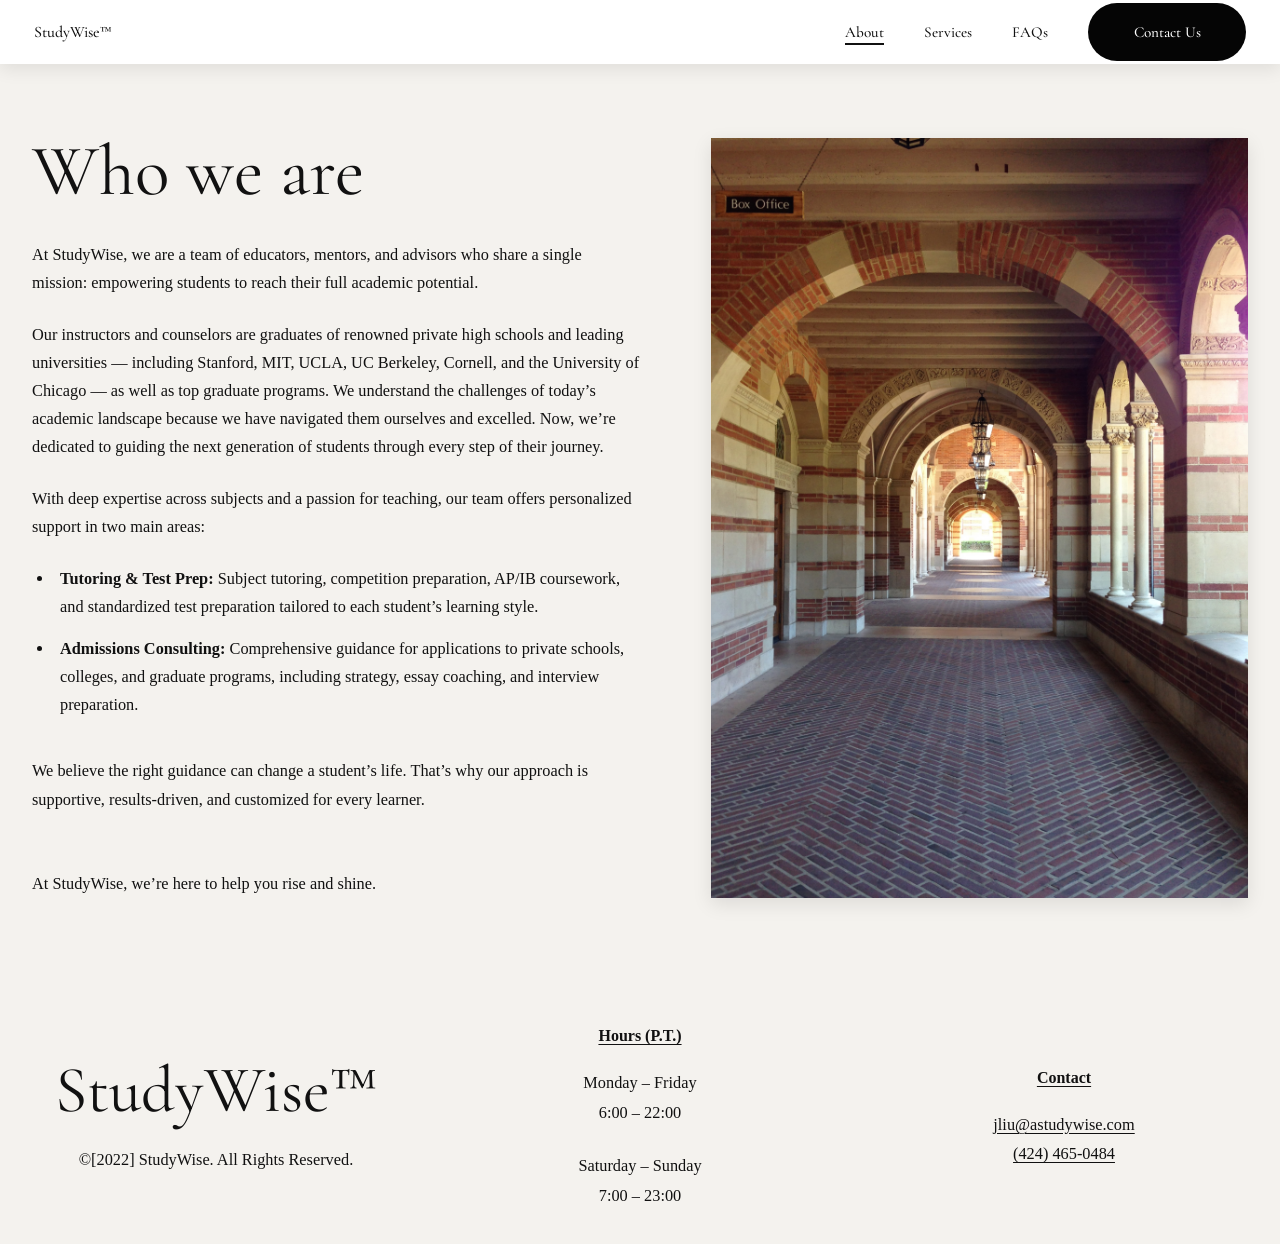
<file: about.html>
<!DOCTYPE html>
<html lang="en">
<head>
  <meta charset="UTF-8" />
  <meta name="viewport" content="width=device-width, initial-scale=1.0" />
  <title>About | StudyWise</title>
  <link rel="stylesheet" href="style.css" />
</head>
<body class="subpage about-page">
  <header class="site-header">
    <div class="nav-inner">
      <a href="index.html" class="logo">StudyWise™</a>

      <nav class="nav-links">
        <a href="about.html" class="active-link">About</a>
        <a href="services.html">Services</a>
        <a href="faqs.html">FAQs</a>
        <a href="contact.html" class="contact-pill">Contact Us</a>
      </nav>
    </div>
  </header>

  <main>
    <section class="about-section">
      <div class="about-grid">
        <div class="about-left">
          <h1>Who we are</h1>

          <p>
            At StudyWise, we are a team of educators, mentors, and advisors who share a
            single mission: empowering students to reach their full academic potential.
          </p>

          <p>
            Our instructors and counselors are graduates of renowned private high schools
            and leading universities — including Stanford, MIT, UCLA, UC Berkeley,
            Cornell, and the University of Chicago — as well as top graduate programs.
            We understand the challenges of today’s academic landscape because we have
            navigated them ourselves and excelled. Now, we’re dedicated to guiding the
            next generation of students through every step of their journey.
          </p>

          <p>
            With deep expertise across subjects and a passion for teaching, our team
            offers personalized support in two main areas:
          </p>

          <ul>
            <li>
              <strong>Tutoring &amp; Test Prep:</strong> Subject tutoring, competition
              preparation, AP/IB coursework, and standardized test preparation tailored
              to each student’s learning style.
            </li>
            <li>
              <strong>Admissions Consulting:</strong> Comprehensive guidance for
              applications to private schools, colleges, and graduate programs,
              including strategy, essay coaching, and interview preparation.
            </li>
          </ul>

          <p>
            We believe the right guidance can change a student’s life. That’s why our
            approach is supportive, results-driven, and customized for every learner.
          </p>

          <p>At StudyWise, we’re here to help you rise and shine.</p>
        </div>

        <div class="about-right">
          <div class="about-image-placeholder" aria-label="Placeholder image for About page"></div>
        </div>
      </div>
    </section>
  </main>

  <footer class="site-footer">
    <div class="footer-grid">
      <div class="footer-brand">
        <div class="footer-logo">StudyWise™</div>
        <p>©[2022] StudyWise. All Rights Reserved.</p>
      </div>

      <div class="footer-hours">
        <h3>Hours (P.T.)</h3>
        <p>Monday – Friday</p>
        <p>6:00 – 22:00</p>

        <div class="footer-hours-gap"></div>

        <p>Saturday – Sunday</p>
        <p>7:00 – 23:00</p>
      </div>

      <div class="footer-contact">
        <h3>Contact</h3>
        <p><a href="mailto:jliu@astudywise.com">jliu@astudywise.com</a></p>
        <p><a href="tel:4244650484">(424) 465-0484</a></p>
      </div>
    </div>
  </footer>

  <script src="script.js"></script>
</body>
</html>
</file>
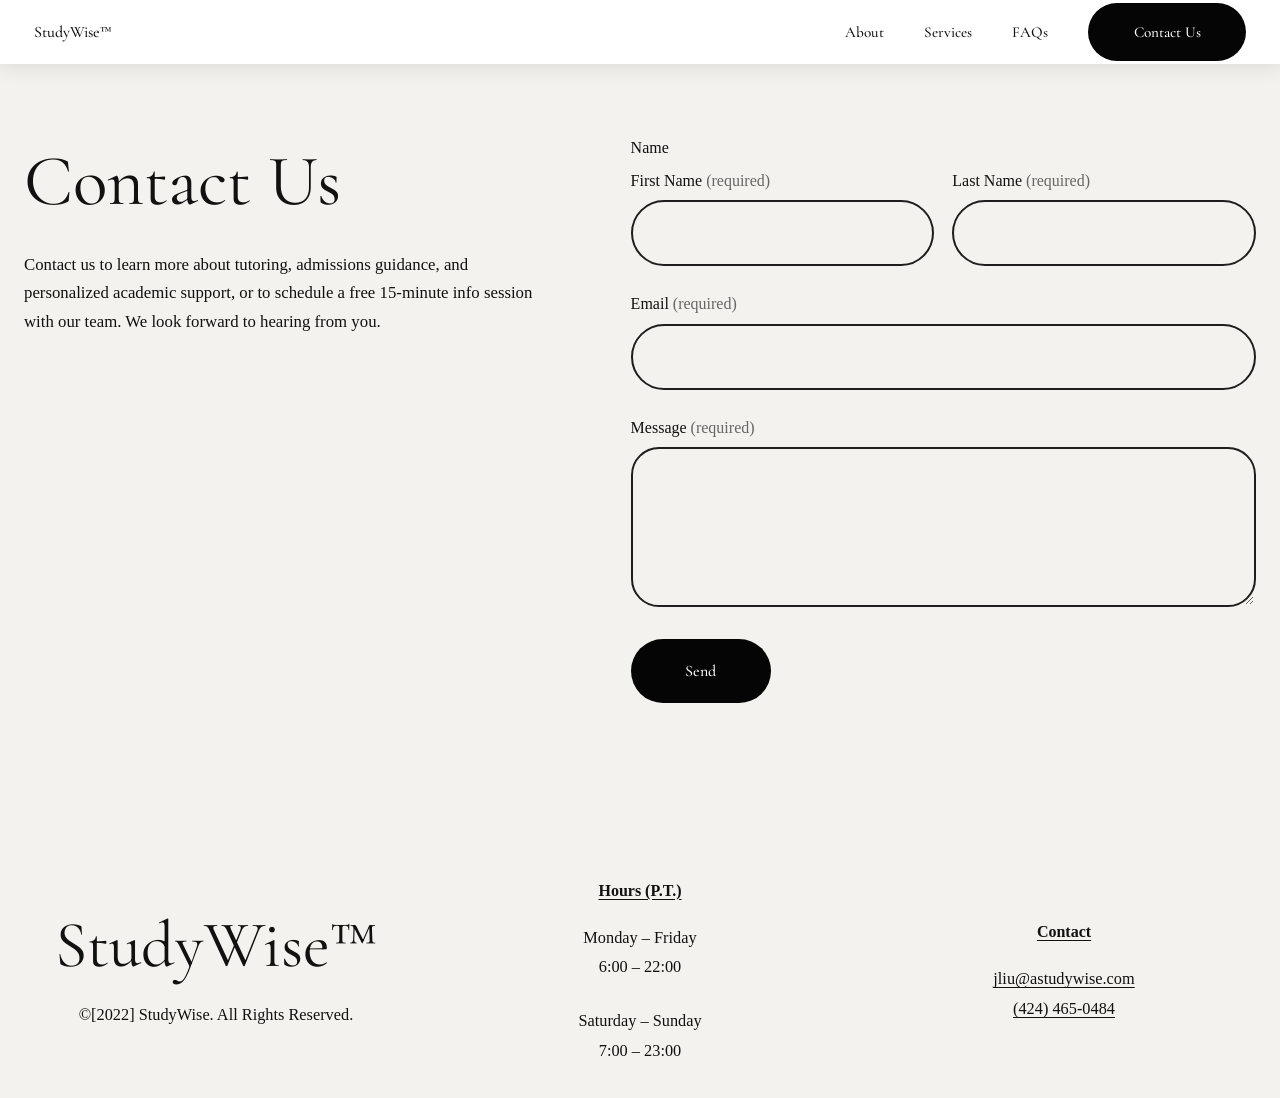
<file: contact.html>
<!DOCTYPE html>
<html lang="en">
<head>
  <meta charset="UTF-8" />
  <meta name="viewport" content="width=device-width, initial-scale=1.0" />
  <title>Contact | StudyWise</title>
  <link rel="stylesheet" href="style.css" />
</head>
<body class="subpage contact-page">
  <header class="site-header">
    <div class="nav-inner">
      <a href="index.html" class="logo">StudyWise™</a>

      <nav class="nav-links">
        <a href="about.html">About</a>
        <a href="services.html">Services</a>
        <a href="faqs.html">FAQs</a>
        <a href="contact.html" class="contact-pill">Contact Us</a>
      </nav>
    </div>
  </header>

  <main>
    <section class="contact-section">
      <div class="contact-grid">
        <div class="contact-left">
          <h2>Contact Us</h2>
          <p>
            Contact us to learn more about tutoring, admissions guidance, and personalized
            academic support, or to schedule a free 15-minute info session with our team.
            We look forward to hearing from you.
          </p>
        </div>

        <div class="contact-right">
          <div class="form-status-success" id="form-success" hidden>
            Thank you. Your message has been submitted successfully.
          </div>

          <div class="form-status-error" id="form-error" hidden>
            Something went wrong. Please try again.
          </div>

          <form
            class="contact-form"
            id="contact-form"
            action="https://formspree.io/f/mgopvvbl"
            method="POST"
          >
            <div class="form-block">
              <label class="group-label">Name</label>

              <div class="name-row">
                <div class="field-group">
                  <label for="first-name">First Name <span>(required)</span></label>
                  <input id="first-name" name="first_name" type="text" required />
                </div>

                <div class="field-group">
                  <label for="last-name">Last Name <span>(required)</span></label>
                  <input id="last-name" name="last_name" type="text" required />
                </div>
              </div>
            </div>

            <div class="form-block">
              <div class="field-group">
                <label for="email">Email <span>(required)</span></label>
                <input id="email" name="email" type="email" required />
              </div>
            </div>

            <div class="form-block">
              <div class="field-group">
                <label for="message">Message <span>(required)</span></label>
                <textarea id="message" name="message" required></textarea>
              </div>
            </div>

            <input type="hidden" name="_subject" value="New StudyWise inquiry" />

            <button type="submit" class="send-button" id="send-button">Send</button>
          </form>
        </div>
      </div>
    </section>
  </main>

  <footer class="site-footer">
    <div class="footer-grid">
      <div class="footer-brand">
        <div class="footer-logo">StudyWise™</div>
        <p>©[2022] StudyWise. All Rights Reserved.</p>
      </div>

      <div class="footer-hours">
        <h3>Hours (P.T.)</h3>
        <p>Monday – Friday</p>
        <p>6:00 – 22:00</p>

        <div class="footer-hours-gap"></div>

        <p>Saturday – Sunday</p>
        <p>7:00 – 23:00</p>
      </div>

      <div class="footer-contact">
        <h3>Contact</h3>
        <p><a href="mailto:jliu@astudywise.com">jliu@astudywise.com</a></p>
        <p><a href="tel:4244650484">(424) 465-0484</a></p>
      </div>
    </div>
  </footer>

  <script src="script.js"></script>
  <script>
    const form = document.getElementById("contact-form");
    const successBox = document.getElementById("form-success");
    const errorBox = document.getElementById("form-error");
    const sendButton = document.getElementById("send-button");

    if (form) {
      form.addEventListener("submit", async function (e) {
        e.preventDefault();

        successBox.hidden = true;
        errorBox.hidden = true;
        sendButton.disabled = true;
        sendButton.textContent = "Sending...";

        const formData = new FormData(form);

        try {
          const response = await fetch(form.action, {
            method: "POST",
            body: formData,
            headers: {
              Accept: "application/json"
            }
          });

          if (response.ok) {
            form.reset();
            successBox.hidden = false;
          } else {
            errorBox.hidden = false;
          }
        } catch (error) {
          errorBox.hidden = false;
        }

        sendButton.disabled = false;
        sendButton.textContent = "Send";
      });
    }
  </script>
</body>
</html>
</file>
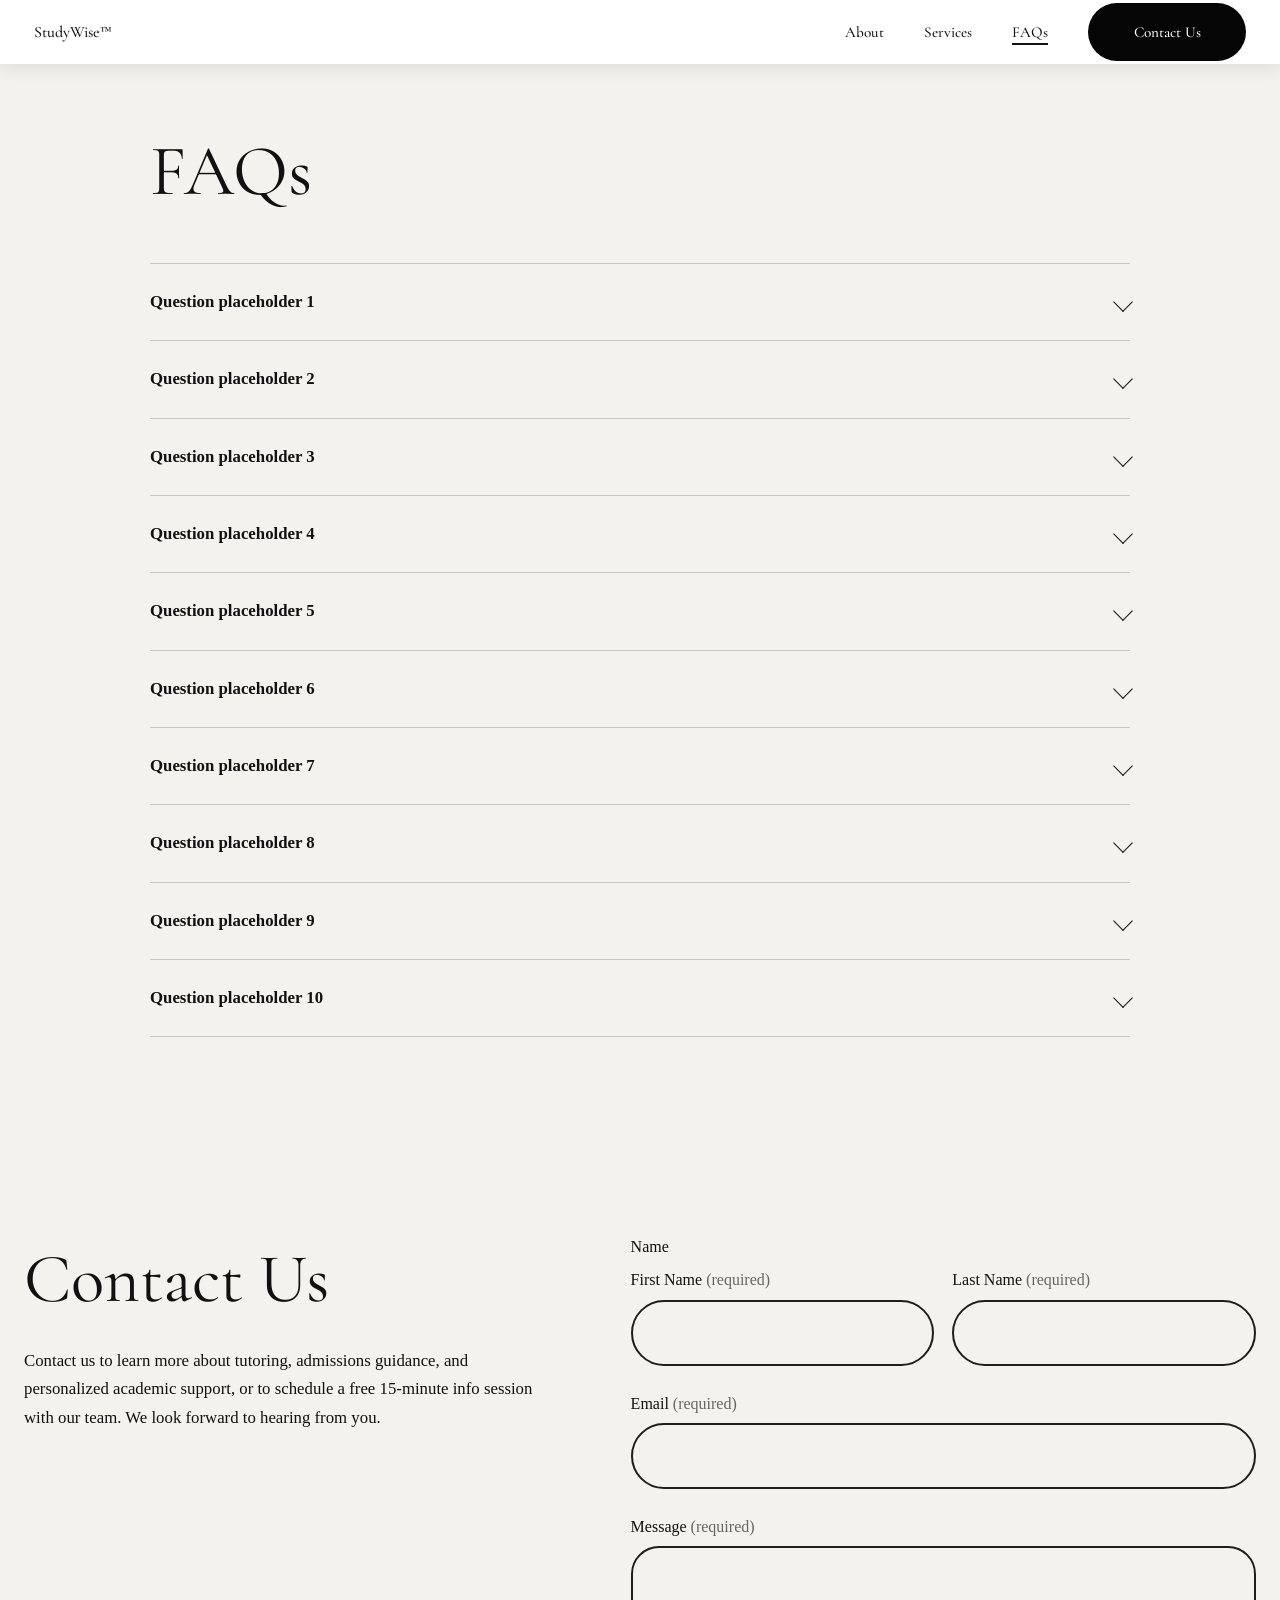
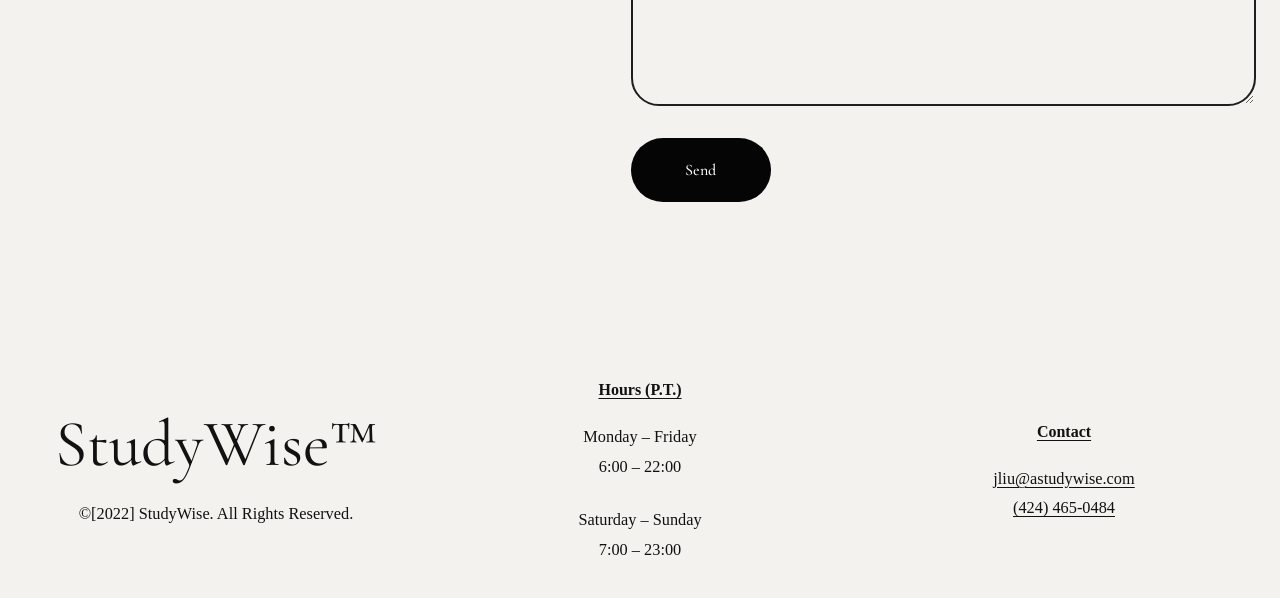
<file: faqs.html>
<!DOCTYPE html>
<html lang="en">
<head>
  <meta charset="UTF-8" />
  <meta name="viewport" content="width=device-width, initial-scale=1.0" />
  <title>FAQs | StudyWise</title>
  <link rel="stylesheet" href="style.css" />
</head>
<body class="subpage faqs-page">
  <header class="site-header">
    <div class="nav-inner">
      <a href=" " class="logo">StudyWise™</a >

      <nav class="nav-links">
        <a href="about.html">About</a >
        <a href="services.html">Services</a >
        <a href="faqs.html" class="active-link">FAQs</a >
        <a href="contact.html" class="contact-pill">Contact Us</a >
      </nav>
    </div>
  </header>

  <main>
    <section class="faqs-section">
      <div class="faqs-inner">
        <h1>FAQs</h1>

        <div class="faq-list">
          <div class="faq-item">
            <button class="faq-question" type="button">
              <span>Question placeholder 1</span>
              <span class="faq-icon" aria-hidden="true"></span>
            </button>
            <div class="faq-answer">
              <p>
                This is a placeholder answer for question 1. You can replace this text
                later with your actual FAQ content.
              </p >
            </div>
          </div>

          <div class="faq-item">
            <button class="faq-question" type="button">
              <span>Question placeholder 2</span>
              <span class="faq-icon" aria-hidden="true"></span>
            </button>
            <div class="faq-answer">
              <p>
                This is a placeholder answer for question 2. You can replace this text
                later with your actual FAQ content.
              </p >
            </div>
          </div>

          <div class="faq-item">
            <button class="faq-question" type="button">
              <span>Question placeholder 3</span>
              <span class="faq-icon" aria-hidden="true"></span>
            </button>
            <div class="faq-answer">
              <p>
                This is a placeholder answer for question 3. You can replace this text
                later with your actual FAQ content.
              </p >
            </div>
          </div>

          <div class="faq-item">
            <button class="faq-question" type="button">
              <span>Question placeholder 4</span>
              <span class="faq-icon" aria-hidden="true"></span>
            </button>
            <div class="faq-answer">
              <p>
                This is a placeholder answer for question 4. You can replace this text
                later with your actual FAQ content.
              </p >
            </div>
          </div>

          <div class="faq-item">
            <button class="faq-question" type="button">
              <span>Question placeholder 5</span>
              <span class="faq-icon" aria-hidden="true"></span>
            </button>
            <div class="faq-answer">
              <p>
                This is a placeholder answer for question 5. You can replace this text
                later with your actual FAQ content.
              </p >
            </div>
          </div>

          <div class="faq-item">
            <button class="faq-question" type="button">
              <span>Question placeholder 6</span>
              <span class="faq-icon" aria-hidden="true"></span>
            </button>
            <div class="faq-answer">
              <p>
                This is a placeholder answer for question 6. You can replace this text
                later with your actual FAQ content.
              </p >
            </div>
          </div>

          <div class="faq-item">
            <button class="faq-question" type="button">
              <span>Question placeholder 7</span>
              <span class="faq-icon" aria-hidden="true"></span>
            </button>
            <div class="faq-answer">
              <p>
                This is a placeholder answer for question 7. You can replace this text
                later with your actual FAQ content.
              </p >
            </div>
          </div>

          <div class="faq-item">
            <button class="faq-question" type="button">
              <span>Question placeholder 8</span>
              <span class="faq-icon" aria-hidden="true"></span>
            </button>
            <div class="faq-answer">
              <p>
                This is a placeholder answer for question 8. You can replace this text
                later with your actual FAQ content.
              </p >
            </div>
          </div>

          <div class="faq-item">
            <button class="faq-question" type="button">
              <span>Question placeholder 9</span>
              <span class="faq-icon" aria-hidden="true"></span>
            </button>
            <div class="faq-answer">
              <p>
                This is a placeholder answer for question 9. You can replace this text
                later with your actual FAQ content.
              </p >
            </div>
          </div>

          <div class="faq-item">
            <button class="faq-question" type="button">
              <span>Question placeholder 10</span>
              <span class="faq-icon" aria-hidden="true"></span>
            </button>
            <div class="faq-answer">
              <p>
                This is a placeholder answer for question 10. You can replace this text
                later with your actual FAQ content.
              </p >
            </div>
          </div>
        </div>
      </div>
    </section>

    <section class="contact-section">
      <div class="contact-grid">
        <div class="contact-left">
          <h2>Contact Us</h2>
          <p>
            Contact us to learn more about tutoring, admissions guidance, and personalized
            academic support, or to schedule a free 15-minute info session with our team.
            We look forward to hearing from you.
          </p >
        </div>

        <div class="contact-right">
          <div class="form-status-success" id="form-success" hidden>
            Thank you. Your message has been submitted successfully.
          </div>

          <div class="form-status-error" id="form-error" hidden>
            Something went wrong. Please try again.
          </div>

          <form
            class="contact-form"
            id="contact-form"
            action="https://formspree.io/f/mgopvvbl"
            method="POST"
          >
            <div class="form-block">
              <label class="group-label">Name</label>

              <div class="name-row">
                <div class="field-group">
                  <label for="first-name">First Name <span>(required)</span></label>
                  <input id="first-name" name="first_name" type="text" required />
                </div>

                <div class="field-group">
                  <label for="last-name">Last Name <span>(required)</span></label>
                  <input id="last-name" name="last_name" type="text" required />
                </div>
              </div>
            </div>

            <div class="form-block">
              <div class="field-group">
                <label for="email">Email <span>(required)</span></label>
                <input id="email" name="email" type="email" required />
              </div>
            </div>

            <div class="form-block">
              <div class="field-group">
                <label for="message">Message <span>(required)</span></label>
                <textarea id="message" name="message" required></textarea>
              </div>
            </div>

            <input type="hidden" name="_subject" value="New StudyWise inquiry" />

            <button type="submit" class="send-button" id="send-button">Send</button>
          </form>
        </div>
      </div>
    </section>
  </main>

  <footer class="site-footer">
    <div class="footer-grid">
      <div class="footer-brand">
        <div class="footer-logo">StudyWise™</div>
        <p>©[2022] StudyWise. All Rights Reserved.</p >
      </div>

      <div class="footer-hours">
        <h3>Hours (P.T.)</h3>
        <p>Monday – Friday</p >
        <p>6:00 – 22:00</p >

        <div class="footer-hours-gap"></div>

        <p>Saturday – Sunday</p >
        <p>7:00 – 23:00</p >
      </div>

      <div class="footer-contact">
        <h3>Contact</h3>
        <p><a href="mailto:jliu@astudywise.com">jliu@astudywise.com</a ></p >
        <p><a href="tel:4244650484">(424) 465-0484</a ></p >
      </div>
    </div>
  </footer>

  <script src="script.js"></script>
  <script>
    const form = document.getElementById("contact-form");
    const successBox = document.getElementById("form-success");
    const errorBox = document.getElementById("form-error");
    const sendButton = document.getElementById("send-button");

    if (form) {
      form.addEventListener("submit", async function (e) {
        e.preventDefault();

        successBox.hidden = true;
        errorBox.hidden = true;
        sendButton.disabled = true;
        sendButton.textContent = "Sending...";

        const formData = new FormData(form);

        try {
          const response = await fetch(form.action, {
            method: "POST",
            body: formData,
            headers: {
              Accept: "application/json"
            }
          });

          if (response.ok) {
            form.reset();
            successBox.hidden = false;
          } else {
            errorBox.hidden = false;
          }
        } catch (error) {
          errorBox.hidden = false;
        }

        sendButton.disabled = false;
        sendButton.textContent = "Send";
      });
    }

    const faqQuestions = document.querySelectorAll(".faq-question");

    faqQuestions.forEach((button) => {
      button.addEventListener("click", () => {
        const faqItem = button.parentElement;
        faqItem.classList.toggle("open");
      });
    });
  </script>
</body>
</html>
</file>
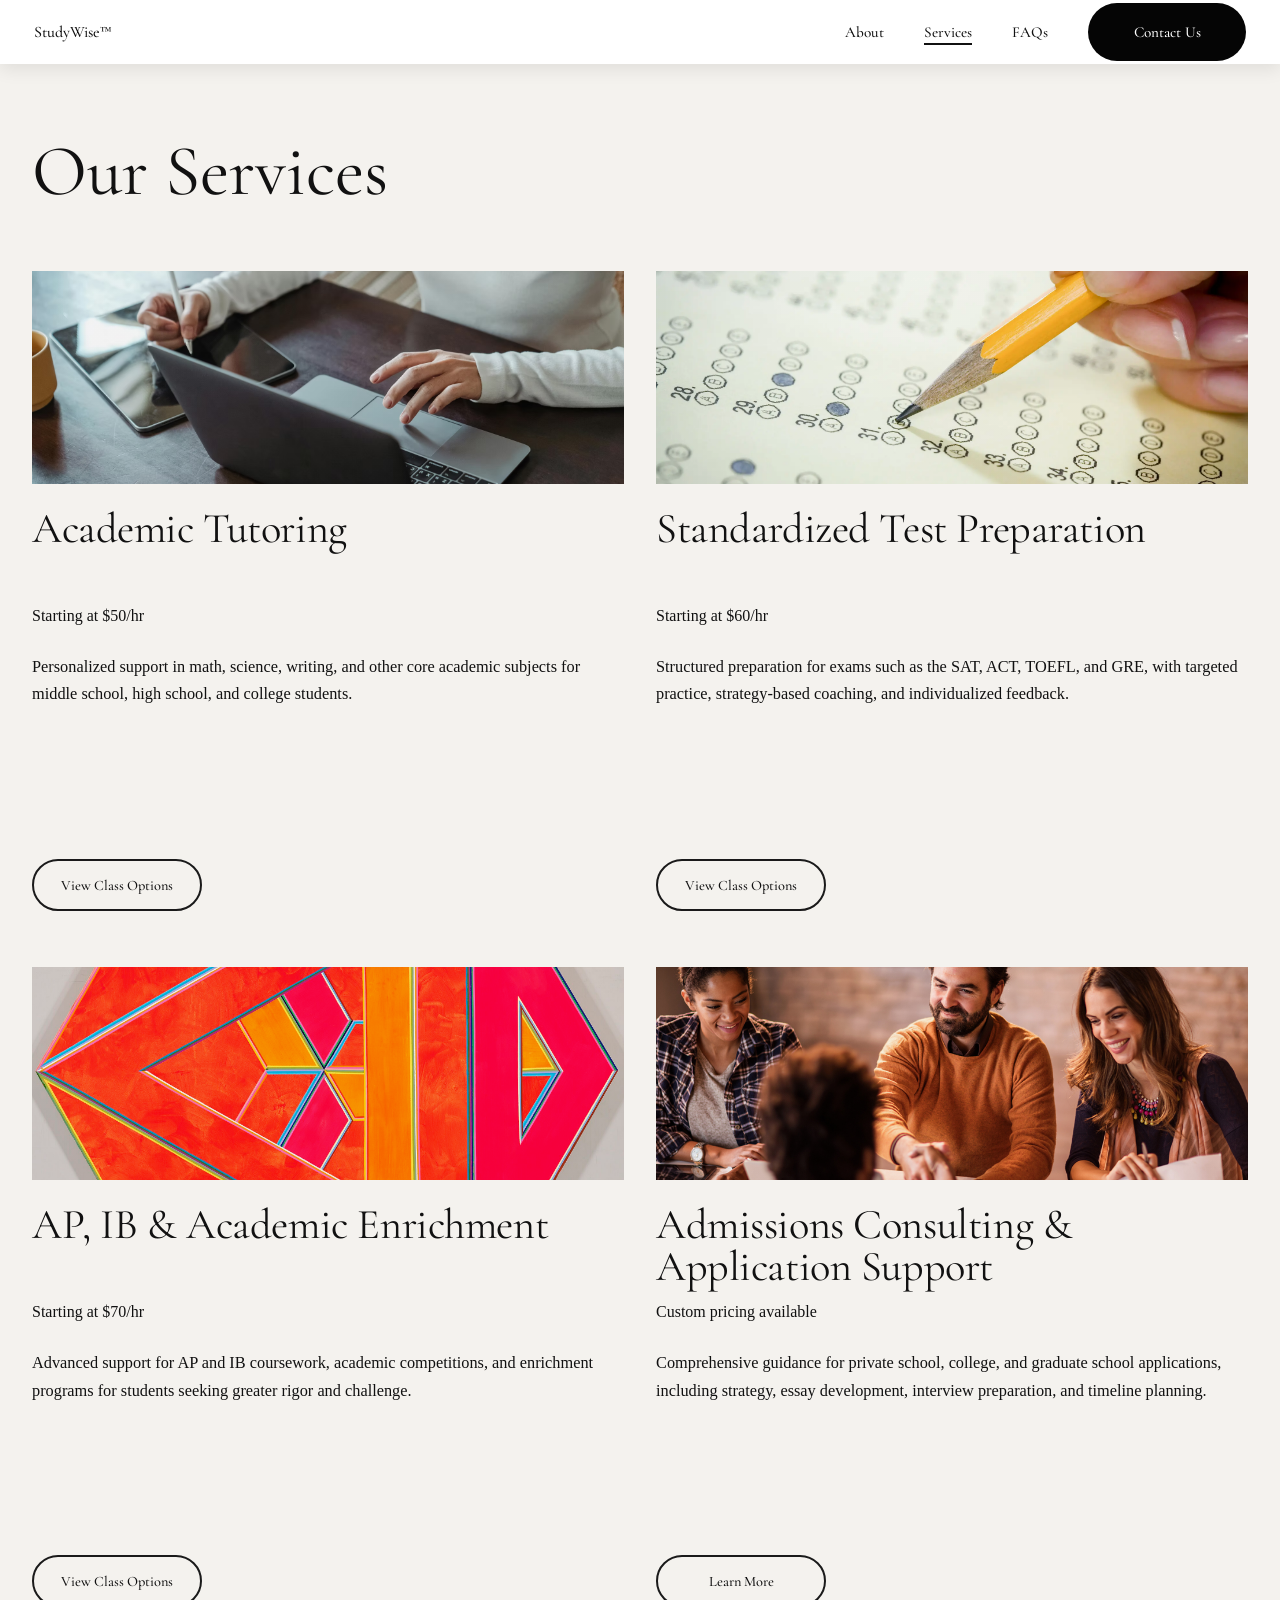
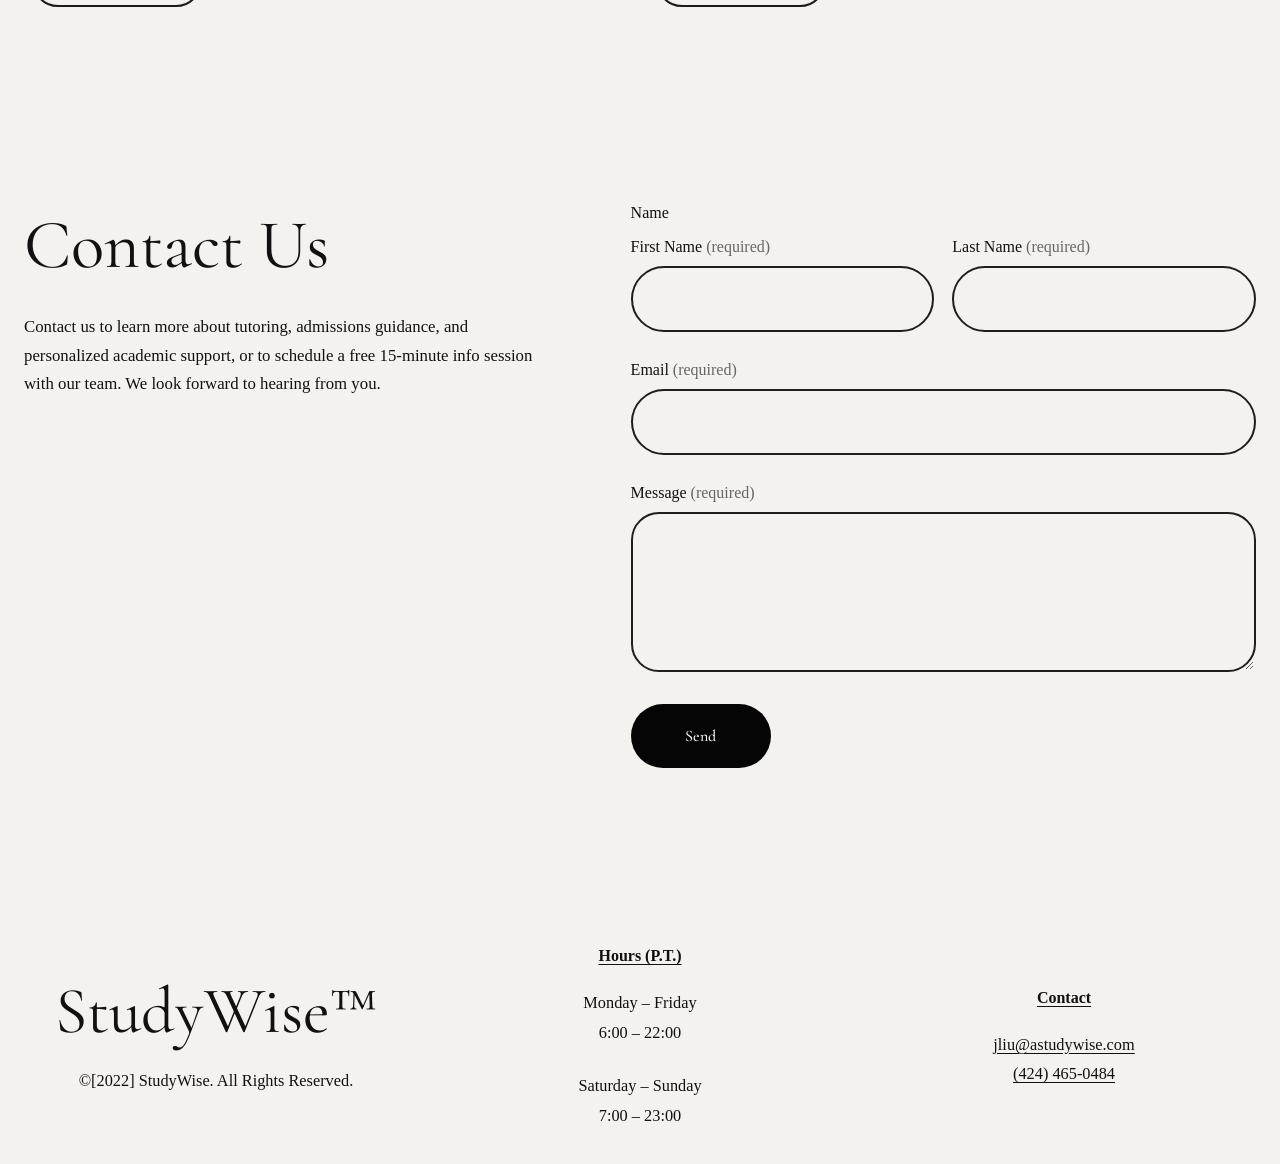
<file: services.html>
<!DOCTYPE html>
<html lang="en">
<head>
  <meta charset="UTF-8" />
  <meta name="viewport" content="width=device-width, initial-scale=1.0" />
  <title>Services | StudyWise</title>
  <link rel="stylesheet" href="style.css" />
</head>
<body class="subpage services-page">
  <header class="site-header">
    <div class="nav-inner">
      <a href="index.html" class="logo">StudyWise™</a>

      <nav class="nav-links">
        <a href="about.html">About</a>
        <a href="services.html" class="active-link">Services</a>
        <a href="faqs.html">FAQs</a>
        <a href="contact.html" class="contact-pill">Contact Us</a>
      </nav>
    </div>
  </header>

  <main>
    <section class="services-page-section">
      <h1>Our Services</h1>

      <div class="services-page-grid">
        <article class="service-page-card">
          <div class="service-page-image service-page-image-1"></div>
          <div class="service-page-content">
            <h2>Academic Tutoring</h2>
            <p class="service-price">Starting at $50/hr</p>
            <p class="service-description">
              Personalized support in math, science, writing, and other core academic
              subjects for middle school, high school, and college students.
            </p>
            <a href="academic-tutoring.html" class="service-page-button">View Class Options</a>
          </div>
        </article>

        <article class="service-page-card">
          <div class="service-page-image service-page-image-2"></div>
          <div class="service-page-content">
            <h2>Standardized Test Preparation</h2>
            <p class="service-price">Starting at $60/hr</p>
            <p class="service-description">
              Structured preparation for exams such as the SAT, ACT, TOEFL, and GRE,
              with targeted practice, strategy-based coaching, and individualized feedback.
            </p>
            <a href="standardized-test-prep.html" class="service-page-button">View Class Options</a>
          </div>
        </article>

        <article class="service-page-card">
          <div class="service-page-image service-page-image-3"></div>
          <div class="service-page-content">
            <h2>AP, IB &amp; Academic Enrichment</h2>
            <p class="service-price">Starting at $70/hr</p>
            <p class="service-description">
              Advanced support for AP and IB coursework, academic competitions, and
              enrichment programs for students seeking greater rigor and challenge.
            </p>
            <a href="ap-ib-enrichment.html" class="service-page-button">View Class Options</a>
          </div>
        </article>

        <article class="service-page-card">
          <div class="service-page-image service-page-image-4"></div>
          <div class="service-page-content">
            <h2>Admissions Consulting &amp; Application Support</h2>
            <p class="service-price">Custom pricing available</p>
            <p class="service-description">
              Comprehensive guidance for private school, college, and graduate school
              applications, including strategy, essay development, interview preparation,
              and timeline planning.
            </p>
            <a href="admissions-consulting.html" class="service-page-button">Learn More</a>
          </div>
        </article>
      </div>
    </section>

    <section class="contact-section">
      <div class="contact-grid">
        <div class="contact-left">
          <h2>Contact Us</h2>
          <p>
            Contact us to learn more about tutoring, admissions guidance, and personalized
            academic support, or to schedule a free 15-minute info session with our team.
            We look forward to hearing from you.
          </p>
        </div>

        <div class="contact-right">
          <div class="form-status-success" id="form-success" hidden>
            Thank you. Your message has been submitted successfully.
          </div>

          <div class="form-status-error" id="form-error" hidden>
            Something went wrong. Please try again.
          </div>

          <form
            class="contact-form"
            id="contact-form"
            action="https://formspree.io/f/mgopvvbl"
            method="POST"
          >
            <div class="form-block">
              <label class="group-label">Name</label>

              <div class="name-row">
                <div class="field-group">
                  <label for="first-name">First Name <span>(required)</span></label>
                  <input id="first-name" name="first_name" type="text" required />
                </div>

                <div class="field-group">
                  <label for="last-name">Last Name <span>(required)</span></label>
                  <input id="last-name" name="last_name" type="text" required />
                </div>
              </div>
            </div>

            <div class="form-block">
              <div class="field-group">
                <label for="email">Email <span>(required)</span></label>
                <input id="email" name="email" type="email" required />
              </div>
            </div>

            <div class="form-block">
              <div class="field-group">
                <label for="message">Message <span>(required)</span></label>
                <textarea id="message" name="message" required></textarea>
              </div>
            </div>

            <input type="hidden" name="_subject" value="New StudyWise inquiry" />

            <button type="submit" class="send-button" id="send-button">Send</button>
          </form>
        </div>
      </div>
    </section>
  </main>

  <footer class="site-footer">
    <div class="footer-grid">
      <div class="footer-brand">
        <div class="footer-logo">StudyWise™</div>
        <p>©[2022] StudyWise. All Rights Reserved.</p>
      </div>

      <div class="footer-hours">
        <h3>Hours (P.T.)</h3>
        <p>Monday – Friday</p>
        <p>6:00 – 22:00</p>

        <div class="footer-hours-gap"></div>

        <p>Saturday – Sunday</p>
        <p>7:00 – 23:00</p>
      </div>

      <div class="footer-contact">
        <h3>Contact</h3>
        <p><a href="mailto:jliu@astudywise.com">jliu@astudywise.com</a></p>
        <p><a href="tel:4244650484">(424) 465-0484</a></p>
      </div>
    </div>
  </footer>

  <script src="script.js"></script>
  <script>
    const form = document.getElementById("contact-form");
    const successBox = document.getElementById("form-success");
    const errorBox = document.getElementById("form-error");
    const sendButton = document.getElementById("send-button");

    if (form) {
      form.addEventListener("submit", async function (e) {
        e.preventDefault();

        successBox.hidden = true;
        errorBox.hidden = true;
        sendButton.disabled = true;
        sendButton.textContent = "Sending...";

        const formData = new FormData(form);

        try {
          const response = await fetch(form.action, {
            method: "POST",
            body: formData,
            headers: {
              Accept: "application/json"
            }
          });

          if (response.ok) {
            form.reset();
            successBox.hidden = false;
          } else {
            errorBox.hidden = false;
          }
        } catch (error) {
          errorBox.hidden = false;
        }

        sendButton.disabled = false;
        sendButton.textContent = "Send";
      });
    }
  </script>
</body>
</html>
</file>
<file: style.css>
@import url('https://fonts.googleapis.com/css2?family=Cormorant+Garamond:wght@300;400;500;600&display=swap');

* {
  box-sizing: border-box;
}

html {
  scroll-behavior: smooth;
}

body {
  margin: 0;
  color: #111;
  background: #f6f5f1;
  font-family: Georgia, "Times New Roman", serif;
}

a {
  color: inherit;
  text-decoration: none;
}

.site-header {
  position: fixed;
  top: 0;
  left: 0;
  width: 100%;
  z-index: 1000;
  background: transparent;
  box-shadow: none;
  transition: background-color 0.28s ease, box-shadow 0.28s ease;
}

.site-header.scrolled {
  background: #000;
  box-shadow: 0 2px 16px rgba(0, 0, 0, 0.18);
}

.nav-inner {
  max-width: 1380px;
  margin: 0 auto;
  min-height: 64px;
  padding: 0 34px;
  display: flex;
  align-items: center;
  justify-content: space-between;
}

.logo {
  font-family: "Cormorant Garamond", Georgia, serif;
  font-size: 1rem;
  font-weight: 500;
  letter-spacing: 0;
  color: #fff;
  white-space: nowrap;
}

.nav-links a {
  font-family: "Cormorant Garamond", Georgia, serif;
  color: #fff;
  font-size: 0.95rem;
  font-weight: 500;
}

.contact-pill {
  font-family: "Cormorant Garamond", Georgia, serif;
  font-size: 0.95rem;
  font-weight: 500;
}

.contact-pill {
  display: inline-flex;
  align-items: center;
  justify-content: center;
  min-width: 158px;
  height: 58px;
  padding: 0 28px;
  border-radius: 999px;
  font-family: "Cormorant Garamond", Georgia, serif;
  font-size: 0.95rem;
  font-weight: 500;
  text-decoration: none;
}

.hero-content {
  position: relative;
  z-index: 2;
  max-width: 1320px;
  padding: 40px 40px 60px;
  text-align: center;
  color: #fff;
}

.hero-content h1 {
  margin: 0 0 120px;
  font-family: "Cormorant Garamond", Georgia, serif;
  font-size: clamp(4.2rem, 5.2vw, 5.8rem);
  font-weight: 400;
  line-height: 0.96;
  letter-spacing: -0.015em;
}

.hero-button {
  display: inline-flex;
  align-items: center;
  justify-content: center;
  margin-top: 110px;
  min-width: 170px;
  height: 68px;
  padding: 0 30px;
  border-radius: 999px;
  background: #efebe6;
  color: #111;
  font-family: "Cormorant Garamond", Georgia, serif;
  font-size: 1rem;
  font-weight: 500;
}

.hero-content p {
  max-width: 1100px;
  margin: 0 auto;
  font-family: "Cormorant Garamond", Georgia, serif;
  font-size: clamp(1.25rem, 1.7vw, 1.75rem);
  font-weight: 500;
  line-height: 1.28;
}

.hero-number-fix {
  font-variant-numeric: lining-nums;
  font-feature-settings: "lnum" 1;
}

.nav-links {
  display: flex;
  align-items: center;
  gap: 40px;
}

.hero-section {
  position: relative;
  min-height: 100vh;
  padding-top: 72px;
  display: flex;
  align-items: center;
  justify-content: center;
  overflow: hidden;
  background-image: url("images/forest-hero.jpg");
  background-size: cover;
  background-position: center center;
  background-repeat: no-repeat;
}

.hero-section::before {
  display: none;
}

.hero-overlay {
  position: absolute;
  inset: 0;
  background: rgba(0, 0, 0, 0.20);
}

.section-heading {
  text-align: center;
}

.section-heading h2 {
  margin: 0;
  font-size: clamp(2.8rem, 4.1vw, 4.6rem);
  font-weight: 400;
  line-height: 1.1;
}

.why-section {
  position: relative;
  padding: 86px 24px 110px;
  background-image: url("images/index-background.jpg");
  background-size: cover;
  background-position: center center;
  background-repeat: no-repeat;
  overflow: hidden;
}

.why-decor {
  display: none;
}

.why-content {
  position: relative;
  z-index: 1;
  max-width: 760px;
  margin: 46px auto 0;
  font-size: 1.05rem;
  line-height: 1.62;
}

.why-content h3 {
  margin: 0 0 8px;
  font-size: 1.18rem;
}

.why-content p {
  margin: 0 0 22px;
}

.why-content ul {
  margin: 0 0 22px 22px;
  padding: 0;
}

.why-content li {
  margin-bottom: 14px;
  padding-left: 6px;
}

.services-section {
  position: relative;
  padding: 92px 24px 96px;
  background-image: url("images/index-service.jpg");
  background-size: cover;
  background-position: center center;
  background-repeat: no-repeat;
  overflow: hidden;
}

.services-section::before {
  display: none;
}

.services-grid {
  position: relative;
  z-index: 1;
  max-width: 1380px;
  margin: 64px auto 0;
  display: grid;
  grid-template-columns: repeat(3, minmax(0, 1fr));
  gap: 44px;
}

.service-card {
  text-align: center;
}

.service-image {
  width: 100%;
  aspect-ratio: 1.15 / 1;
  margin-bottom: 26px;
}

.placeholder-img {
  background-size: cover;
  background-position: center;
}

.placeholder-one {
  background-image: url("images/index-service-1.jpg");
  background-size: cover;
  background-position: center center;
  background-repeat: no-repeat;
}

.placeholder-two {
  background-image: url("images/index-service-2.jpg");
  background-size: cover;
  background-position: center center;
  background-repeat: no-repeat;
}

.placeholder-three {
  background-image: url("images/index-service-3.jpg");
  background-size: cover;
  background-position: center center;
  background-repeat: no-repeat;
}

.service-card h3 {
  margin: 0 0 18px;
  font-size: 1.15rem;
  font-weight: 400;
}

.service-card p {
  max-width: 430px;
  margin: 0 auto;
  font-size: 1rem;
  line-height: 1.62;
}

.services-button-wrap {
  position: relative;
  z-index: 1;
  margin-top: 54px;
  text-align: center;
}

.dark-button {
  display: inline-flex;
  align-items: center;
  justify-content: center;
  min-width: 170px;
  height: 68px;
  padding: 0 30px;
  border-radius: 999px;
  background: #111;
  color: #fff;
  font-size: 1rem;
}

.testimonials-section {
  position: relative;
  padding: 96px 24px 110px;
  background-image: url("images/index-testimonials.jpg");
  background-size: cover;
  background-position: center center;
  background-repeat: no-repeat;
  overflow: hidden;
}

.testimonial-decor {
  display: none;
}

.testimonials-grid {
  position: relative;
  z-index: 1;
  max-width: 1420px;
  margin: 64px auto 0;
  display: grid;
  grid-template-columns: repeat(3, minmax(0, 1fr));
  gap: 54px;
}

.testimonial-card {
  text-align: center;
  display: flex;
  flex-direction: column;
  height: 100%;
}

.quote {
  margin: 0 0 28px;
  font-size: 1rem;
  line-height: 1.72;
}

.author {
  margin: auto 0 0;
  font-size: 1rem;
  line-height: 1.5;
}

@media (max-width: 1200px) {
  .nav-inner {
    padding: 0 28px;
  }

  .services-grid,
  .testimonials-grid {
    gap: 28px;
  }

  .why-decor,
  .testimonial-decor {
    display: none;
  }
}

@media (max-width: 900px) {
  .nav-inner {
    min-height: 68px;
    flex-direction: column;
    justify-content: center;
    gap: 12px;
    padding: 12px 18px;
  }

  .nav-links {
    gap: 18px;
    flex-wrap: wrap;
    justify-content: center;
  }

    .hero-content {
    max-width: 900px;
    padding: 0 24px;
  }

  .hero-content h1 {
    margin-bottom: 28px;
    font-size: clamp(3.2rem, 10vw, 4.8rem);
    line-height: 0.98;
  }

  .hero-content p {
    font-size: 1.1rem;
    line-height: 1.3;
  }

  .hero-button {
    margin-top: 42px;
    min-width: 150px;
    height: 62px;
  }

  .contact-pill {
    min-width: 130px;
    height: 48px;
    padding: 0 20px;
  }

  .hero-section {
    padding-top: 90px;
  }

  .services-grid,
  .testimonials-grid {
    grid-template-columns: 1fr;
    max-width: 620px;
  }

  .why-content {
    margin-top: 32px;
  }
}

.contact-section {
  padding: 110px 24px 120px;
  background: #f4f2ee;
}

.contact-grid {
  max-width: 1720px;
  margin: 0 auto;
  display: grid;
  grid-template-columns: 0.95fr 1.15fr;
  gap: 90px;
  align-items: start;
}

.contact-left {
  padding-top: 10px;
}

.contact-left h2 {
  margin: 0 0 34px;
  font-family: "Cormorant Garamond", Georgia, serif;
  font-size: clamp(4.2rem, 5.4vw, 5.8rem);
  font-weight: 400;
  line-height: 0.95;
}

.contact-left p {
  margin: 0;
  max-width: 540px;
  font-size: 1.05rem;
  line-height: 1.7;
}

.contact-form {
  display: flex;
  flex-direction: column;
  gap: 28px;
}

.form-block {
  display: flex;
  flex-direction: column;
  gap: 14px;
}

.group-label {
  display: block;
  font-size: 1rem;
  line-height: 1.2;
}

.name-row {
  display: grid;
  grid-template-columns: 1fr 1fr;
  gap: 18px;
}

.field-group {
  display: flex;
  flex-direction: column;
  gap: 10px;
}

.field-group label {
  font-size: 1rem;
  line-height: 1.2;
}

.field-group label span {
  color: #666;
}

.field-group input,
.field-group textarea {
  width: 100%;
  border: 2px solid #1e1e1e;
  border-radius: 999px;
  background: transparent;
  font: inherit;
  color: #111;
  padding: 0 22px;
}

.field-group input {
  height: 66px;
}

.field-group textarea {
  min-height: 160px;
  padding: 22px;
  border-radius: 28px;
  resize: vertical;
}

.field-group input:focus,
.field-group textarea:focus {
  outline: none;
}

.send-button {
  margin-top: 4px;
  align-self: flex-start;
  min-width: 140px;
  height: 64px;
  padding: 0 28px;
  border: none;
  border-radius: 999px;
  background: #050505;
  color: #fff;
  font-family: "Cormorant Garamond", Georgia, serif;
  font-size: 1rem;
  font-weight: 500;
  cursor: pointer;
}

.form-status-success,
.form-status-error {
  margin-bottom: 18px;
  padding: 16px 20px;
  border-radius: 18px;
  font-size: 0.98rem;
  line-height: 1.5;
}

.form-status-success[hidden],
.form-status-error[hidden] {
  display: none;
}

.form-status-success {
  background: #eef6ee;
  color: #1f4d28;
  border: 1px solid #b9d7be;
}

.form-status-error {
  background: #fbeeee;
  color: #7a1f1f;
  border: 1px solid #e2b8b8;
}

.site-footer {
  padding: 58px 24px 34px;
  background: #f4f2ee;
}

.footer-grid {
  max-width: 1720px;
  margin: 0 auto;
  display: grid;
  grid-template-columns: 1fr 1fr 1fr;
  gap: 40px;
  align-items: center;
}

.footer-brand,
.footer-hours,
.footer-contact {
  text-align: center;
}

.footer-logo {
  margin-bottom: 26px;
  font-family: "Cormorant Garamond", Georgia, serif;
  font-size: clamp(4.1rem, 5vw, 5.8rem);
  font-weight: 400;
  line-height: 0.9;
}

.footer-brand p,
.footer-hours p,
.footer-contact p {
  margin: 0;
  font-size: 1.02rem;
  line-height: 1.7;
}

.footer-hours h3,
.footer-contact h3 {
  margin: 0 0 22px;
  font-size: 1rem;
  line-height: 1.3;
  font-weight: 600;
  text-decoration: underline;
  text-underline-offset: 3px;
}

.footer-hours-gap {
  height: 26px;
}

.footer-contact a {
  color: inherit;
  text-decoration: underline;
  text-underline-offset: 3px;
}

.footer-contact p + p,
.footer-hours p + p {
  margin-top: 2px;
}

@media (max-width: 1000px) {
  .site-footer {
    padding: 50px 24px 28px;
  }

  .footer-grid {
    grid-template-columns: 1fr;
    gap: 42px;
  }
}

@media (max-width: 1000px) {
  .site-footer {
    padding: 70px 24px 50px;
  }

  .footer-grid {
    grid-template-columns: 1fr;
    gap: 42px;
  }

  .footer-brand,
  .footer-hours,
  .footer-contact {
    text-align: center;
  }
}

@media (max-width: 1100px) {
  .contact-grid {
    grid-template-columns: 1fr;
    gap: 50px;
  }

  .contact-left p {
    max-width: 640px;
  }
}

@media (max-width: 700px) {
  .name-row {
    grid-template-columns: 1fr;
  }

  .field-group input {
    height: 60px;
  }

  .field-group textarea {
    min-height: 140px;
  }

  .send-button {
    width: 100%;
  }
}

@media (max-width: 900px) {
  .contact-grid {
    grid-template-columns: 1fr;
    gap: 40px;
  }

  .send-button {
    width: 100%;
  }
}

@media (max-width: 560px) {
  .logo,
  .nav-links a {
    font-size: 0.9rem;
  }

  .section-heading h2 {
    font-size: 2.4rem;
  }

  .hero-content p,
  .why-content,
  .service-card p,
  .quote,
  .author {
    font-size: 0.98rem;
  }
}


/* About Subpage */
.subpage .site-header {
  background: #f8f7f4 !important;
  box-shadow:
    0 1px 0 rgba(0, 0, 0, 0.04),
    0 10px 20px rgba(0, 0, 0, 0.06);
  transition: none;
  backdrop-filter: none;
  -webkit-backdrop-filter: none;
}

.subpage .nav-links a {
  color: #111;
}

.subpage .logo {
  color: #111;
}

.active-link {
  text-decoration: underline;
  text-underline-offset: 6px;
  text-decoration-thickness: 1.5px;
}

.nav-links a:focus,
.nav-links a:active,
.nav-links a:focus-visible {
  outline: none;
  box-shadow: none;
}

.about-section {
  padding: 128px 32px 70px;
  background: #f4f2ee;
}

.about-grid {
  max-width: 1720px;
  margin: 0 auto;
  display: grid;
  grid-template-columns: 1.02fr 0.9fr;
  gap: 70px;
  align-items: stretch;
}

.about-left {
  display: flex;
  flex-direction: column;
  height: 100%;
}

.about-left h1 {
  margin: 0 0 34px;
  font-family: "Cormorant Garamond", Georgia, serif;
  font-size: clamp(4.2rem, 5.5vw, 5.9rem);
  font-weight: 400;
  line-height: 0.96;
}

.about-left p,
.about-left li {
  font-size: 1.02rem;
  line-height: 1.72;
}

.about-left p {
  margin: 0 0 24px;
  max-width: 880px;
}

.about-left ul {
  margin: 0 0 24px 22px;
  padding: 0;
  max-width: 900px;
}

.about-left li {
  margin-bottom: 14px;
  padding-left: 6px;
}

.about-left p:last-child {
  margin-top: auto;
  padding-top: 24px;
  margin-bottom: 0;
}

.about-right {
  display: flex;
  justify-content: flex-end;
  height: 100%;
}

.about-image-placeholder {
  width: 100%;
  max-width: 760px;
  height: 100%;
  min-height: 760px;
  background-image: url("images/about-image.jpg");
  background-size: cover;
  background-position: center center;
  background-repeat: no-repeat;
  box-shadow: 0 6px 18px rgba(0, 0, 0, 0.10);
}

@media (max-width: 1100px) {
  .about-grid {
    grid-template-columns: 1fr;
    gap: 40px;
  }

  .about-right {
    justify-content: center;
  }

  .about-image-placeholder {
    max-width: 760px;
  }
}

/* force solid navbar on subpages */
body.subpage .site-header {
  background: #ffffff !important;
  box-shadow: 0 6px 16px rgba(0, 0, 0, 0.08) !important;
  backdrop-filter: none !important;
  -webkit-backdrop-filter: none !important;
  transition: none !important;
}

body.subpage .site-header.scrolled {
  background: #ffffff !important;
  box-shadow: 0 6px 16px rgba(0, 0, 0, 0.08) !important;
}

body.subpage .logo,
body.subpage .nav-links a {
  color: #111 !important;
}

body.subpage .active-link {
  text-decoration: underline;
  text-underline-offset: 6px;
  text-decoration-thickness: 1.5px;
}

body.subpage .nav-links a:focus,
body.subpage .nav-links a:active,
body.subpage .nav-links a:focus-visible {
  outline: none !important;
  box-shadow: none !important;
}

/* index homepage button */
body:not(.subpage) .contact-pill {
  background: #ece8e2 !important;
  color: #111 !important;
  border: 2px solid #111 !important;
  box-shadow: 0 0 0 2px #ece8e2 !important;
}

/* subpage button: about / services / faqs / contact */
body.subpage .nav-links .contact-pill {
  background: #050505 !important;
  color: #fff !important;
  border: none !important;
  box-shadow: none !important;
}

.about-left h1,
.services-page-section h1,
.faqs-inner h1,
body.contact-page .contact-left h2 {
  font-family: "Cormorant Garamond", Georgia, serif;
  font-size: clamp(4.2rem, 5.6vw, 6rem);
  font-weight: 400;
  line-height: 0.96;
}

/* service page code */
.services-page-section {
  padding: 138px 32px 86px;
  background: #f4f2ee;
}

.services-page-section h1 {
  max-width: 1720px;
  margin: 0 auto 64px;
  font-family: "Cormorant Garamond", Georgia, serif;
  font-size: clamp(4.2rem, 5.6vw, 6rem);
  font-weight: 400;
  line-height: 0.96;
}

.services-page-grid {
  max-width: 1720px;
  margin: 0 auto;
  display: grid;
  grid-template-columns: 1fr 1fr;
  gap: 56px 32px;
  align-items: stretch;
}

.service-page-card {
  display: flex;
  flex-direction: column;
  height: 100%;
}

.service-page-image {
  width: 100%;
  aspect-ratio: 1.75 / 1;
  margin-bottom: 24px;
  background-size: cover;
  background-position: center center;
  background-repeat: no-repeat;
}

/* placeholder images */
.service-page-image-1 {
  background:
    linear-gradient(rgba(0, 0, 0, 0.03), rgba(0, 0, 0, 0.03)),
    url("images/service-1.jpg");
  background-size: cover;
  background-position: center center;
  background-repeat: no-repeat;
}

.service-page-image-2 {
  background:
    linear-gradient(rgba(0, 0, 0, 0.03), rgba(0, 0, 0, 0.03)),
    url("images/service-2.jpg");
  background-size: cover;
  background-position: center center;
  background-repeat: no-repeat;
}

.service-page-image-3 {
  background:
    linear-gradient(rgba(0, 0, 0, 0.03), rgba(0, 0, 0, 0.03)),
    url("images/service-3.jpg");
  background-size: cover;
  background-position: center center;
  background-repeat: no-repeat;
}

.service-page-image-4 {
  background:
    linear-gradient(rgba(0, 0, 0, 0.03), rgba(0, 0, 0, 0.03)),
    url("images/service-4.jpg");
  background-size: cover;
  background-position: center center;
  background-repeat: no-repeat;
}

.service-page-content {
  display: grid;
  grid-template-rows: minmax(84px, auto) auto 1fr auto;
  row-gap: 12px;
  height: 100%;
}

.service-page-card h2 {
  margin: 0;
  font-family: "Cormorant Garamond", Georgia, serif;
  font-size: clamp(2.65rem, 2.9vw, 3.35rem);
  font-weight: 400;
  line-height: 0.98;
  letter-spacing: -0.01em;
}

.service-price {
  margin: 0 0 14px;
  font-size: 1rem;
  line-height: 1.45;
  white-space: nowrap;
}

.service-description {
  margin: 0;
  max-width: 720px;
  font-size: 1.02rem;
  line-height: 1.68;
}

.service-page-button {
  display: inline-flex;
  align-items: center;
  justify-content: center;
  align-self: flex-start;
  justify-self: start;
  margin-top: 14px;
  min-width: 170px;
  height: 52px;
  padding: 0 22px;
  border-radius: 999px;
  border: 2px solid #1a1a1a;
  color: #111;
  background: transparent;
  font-family: "Cormorant Garamond", Georgia, serif;
  font-size: 0.9rem;
  font-weight: 500;
  text-decoration: none;
}

@media (max-width: 1100px) {
  .services-page-grid {
    grid-template-columns: 1fr;
    gap: 48px;
  }

  .service-page-content {
    grid-template-rows: auto auto 1fr auto;
  }

  .service-description {
    max-width: 100%;
  }
}

@media (max-width: 700px) {
  .services-page-section {
    padding: 116px 20px 64px;
  }

  .services-page-section h1 {
    margin-bottom: 44px;
  }

  .service-page-button {
    min-width: 160px;
    height: 48px;
    padding: 0 20px;
    font-size: 0.88rem;
  }
}

/* FAQ Page Design */
.faqs-section {
  padding: 138px 32px 90px;
  background: #f4f2ee;
}

.faqs-inner {
  max-width: 980px;
  margin: 0 auto;
}

.faqs-inner h1 {
  margin: 0 0 56px;
  font-family: "Cormorant Garamond", Georgia, serif;
  font-size: clamp(4.2rem, 5.6vw, 6rem);
  font-weight: 400;
  line-height: 0.96;
}

.faq-list {
  display: flex;
  flex-direction: column;
}

.faq-item {
  border-top: 1px solid rgba(0, 0, 0, 0.18);
}

.faq-item:last-child {
  border-bottom: 1px solid rgba(0, 0, 0, 0.18);
}

.faq-question {
  width: 100%;
  padding: 26px 0;
  border: none;
  background: transparent;
  display: flex;
  align-items: center;
  justify-content: space-between;
  gap: 24px;
  text-align: left;
  cursor: pointer;
  font: inherit;
  color: #111;
}

.faq-question span:first-child {
  font-family: Georgia, "Times New Roman", serif;
  font-size: 1.05rem;
  font-weight: 600;
  line-height: 1.45;
}

.faq-icon {
  flex-shrink: 0;
  width: 14px;
  height: 14px;
  border-right: 1.5px solid #111;
  border-bottom: 1.5px solid #111;
  transform: rotate(45deg);
  transform-origin: center;
  transition: transform 0.2s ease;
}

.faq-answer {
  display: none;
  padding: 0 0 24px;
  max-width: 980px;
}

.faq-answer p {
  margin: 0;
  font-size: 1rem;
  line-height: 1.72;
}

.faq-item.open .faq-answer {
  display: block;
}

.faq-item.open .faq-icon {
  transform: rotate(225deg);
}

@media (max-width: 700px) {
  .faqs-section {
    padding: 116px 20px 64px;
  }

  .faqs-inner h1 {
    margin-bottom: 40px;
  }

  .faq-question {
    padding: 22px 0;
  }

  .faq-question span:first-child {
    font-size: 1rem;
  }
}

.about-section,
.services-page-section,
.faqs-section,
body.contact-page .contact-section {
  padding-top: 138px;
}

@media (max-width: 700px) {
  .about-section,
  .services-page-section,
  .faqs-section,
  body.contact-page .contact-section {
    padding-top: 116px;
  }
}
</file>
